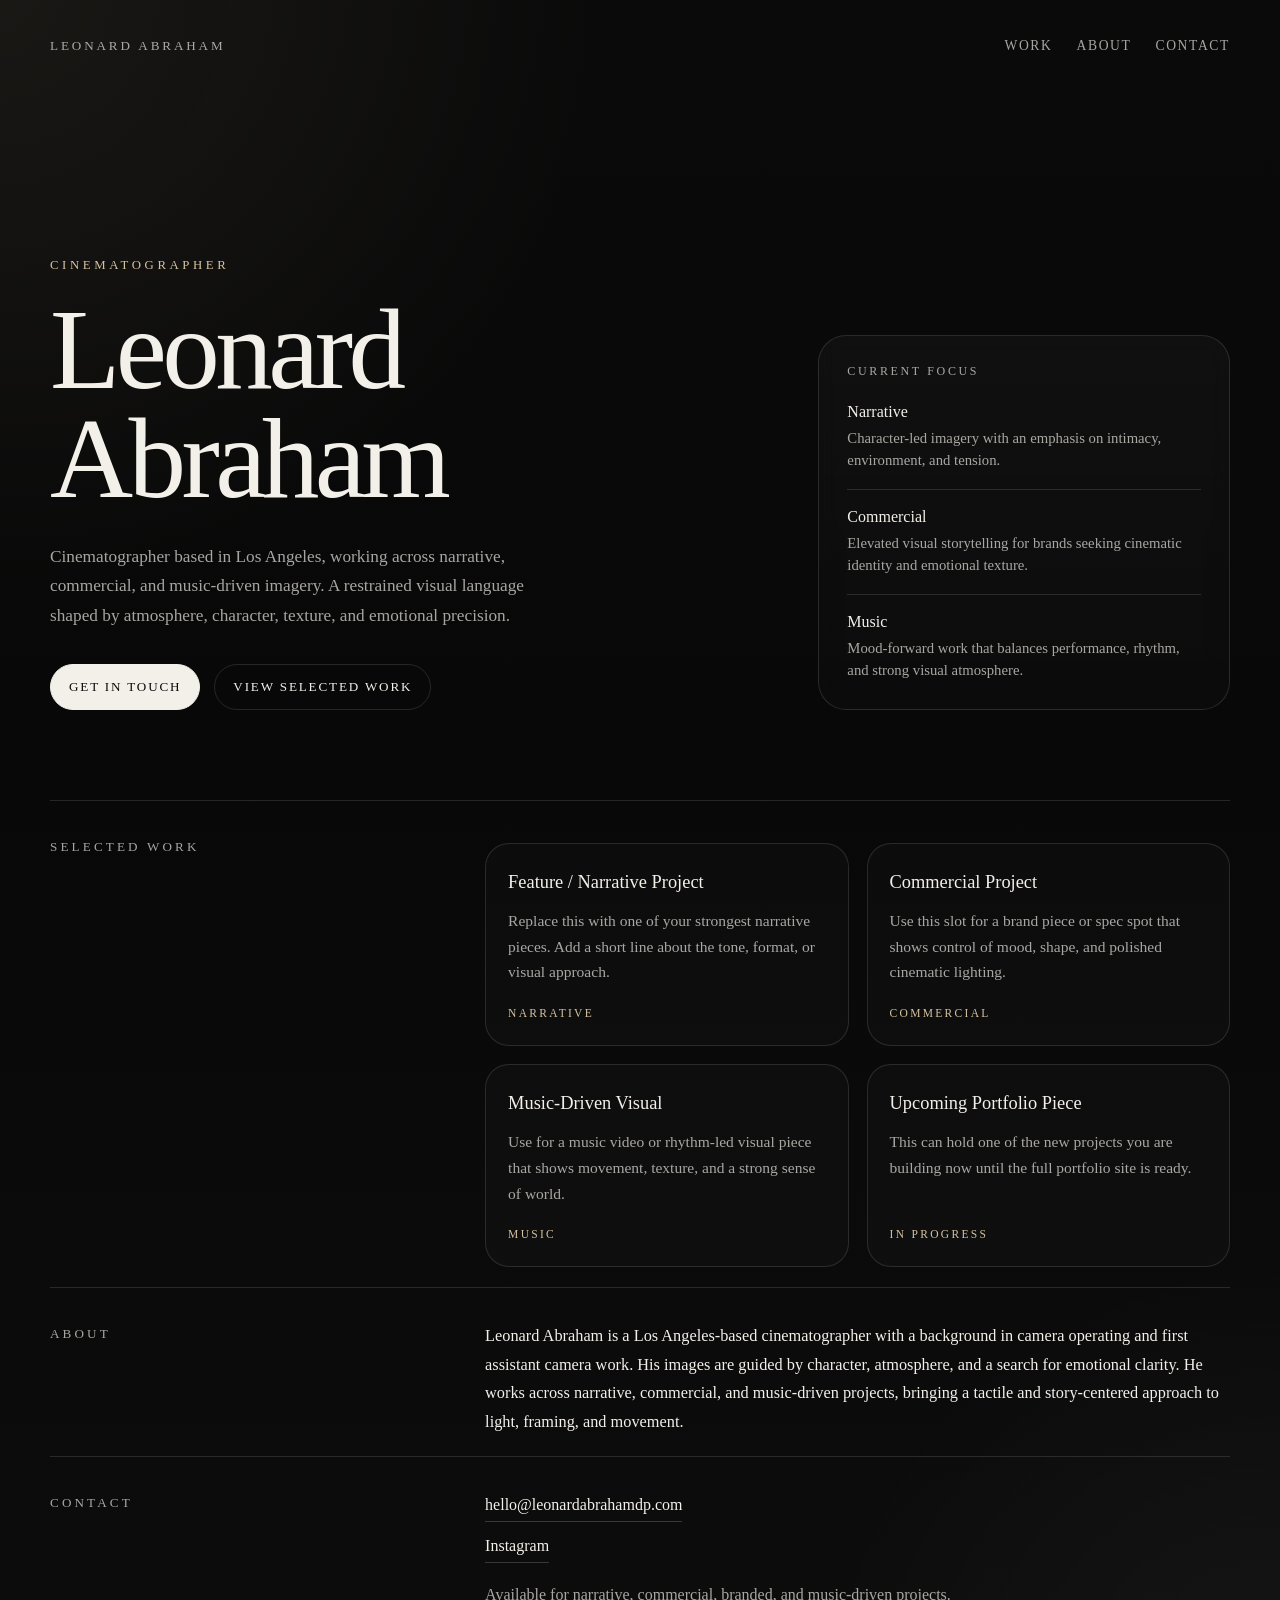
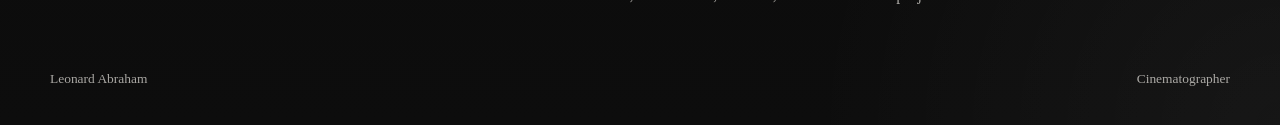
<file: index.htm>
<!DOCTYPE html>
<html lang="en">
<head>
  <meta charset="UTF-8" />
  <meta name="viewport" content="width=device-width, initial-scale=1.0" />
  <title>Leonard Abraham | Cinematographer</title>
  <meta name="description" content="Leonard Abraham is a cinematographer based in Los Angeles, working across narrative, commercial, and music-driven imagery." />
  <style>
    :root {
      --bg: #0a0a0a;
      --bg-soft: #121212;
      --line: rgba(255,255,255,0.12);
      --text: #f3f0ea;
      --muted: rgba(243,240,234,0.68);
      --accent: #d6c2a0;
      --max: 1180px;
    }

    * { box-sizing: border-box; }

    html, body {
      margin: 0;
      padding: 0;
      background: var(--bg);
      color: var(--text);
      font-family: Georgia, "Times New Roman", serif;
      -webkit-font-smoothing: antialiased;
      text-rendering: optimizeLegibility;
      scroll-behavior: smooth;
    }

    body {
      min-height: 100vh;
      background:
        radial-gradient(circle at top left, rgba(214,194,160,0.08), transparent 28%),
        radial-gradient(circle at bottom right, rgba(255,255,255,0.04), transparent 22%),
        linear-gradient(180deg, #0a0a0a 0%, #080808 45%, #0d0d0d 100%);
    }

    a {
      color: inherit;
      text-decoration: none;
    }

    .frame {
      width: 100%;
      min-height: 100vh;
      display: flex;
      flex-direction: column;
      padding: 28px;
    }

    .site-header,
    .site-footer,
    .hero,
    .section {
      width: 100%;
      max-width: var(--max);
      margin: 0 auto;
    }

    .site-header {
      display: flex;
      justify-content: space-between;
      align-items: center;
      padding: 10px 0 36px;
    }

    .mark {
      font-size: 0.82rem;
      letter-spacing: 0.22em;
      text-transform: uppercase;
      color: var(--muted);
    }

    .nav {
      display: flex;
      gap: 24px;
      align-items: center;
      font-size: 0.85rem;
      letter-spacing: 0.12em;
      text-transform: uppercase;
      color: var(--muted);
    }

    .nav a:hover,
    .contact-link:hover,
    .button:hover {
      color: var(--accent);
    }

    .hero {
      flex: 1;
      display: grid;
      grid-template-columns: 1.4fr 0.8fr;
      gap: 48px;
      align-items: end;
      min-height: calc(100vh - 190px);
      padding: 6vh 0 10vh;
    }

    .eyebrow {
      font-size: 0.8rem;
      letter-spacing: 0.28em;
      text-transform: uppercase;
      color: var(--accent);
      margin-bottom: 22px;
    }

    h1 {
      margin: 0;
      font-size: clamp(3.4rem, 9vw, 7.8rem);
      line-height: 0.95;
      font-weight: 400;
      letter-spacing: -0.04em;
      max-width: 8ch;
    }

    .hero-copy {
      margin-top: 28px;
      max-width: 520px;
      font-size: 1.08rem;
      line-height: 1.7;
      color: var(--muted);
    }

    .hero-actions {
      display: flex;
      gap: 14px;
      margin-top: 34px;
      flex-wrap: wrap;
    }

    .button {
      border: 1px solid var(--line);
      padding: 14px 18px;
      border-radius: 999px;
      font-size: 0.82rem;
      letter-spacing: 0.14em;
      text-transform: uppercase;
      transition: 0.25s ease;
    }

    .button.primary {
      background: var(--text);
      color: #0a0a0a;
      border-color: var(--text);
    }

    .button.primary:hover {
      background: var(--accent);
      border-color: var(--accent);
      color: #0a0a0a;
    }

    .hero-panel {
      border: 1px solid var(--line);
      border-radius: 28px;
      padding: 28px;
      background: linear-gradient(180deg, rgba(255,255,255,0.03), rgba(255,255,255,0.015));
      backdrop-filter: blur(10px);
    }

    .panel-label {
      font-size: 0.75rem;
      letter-spacing: 0.22em;
      text-transform: uppercase;
      color: var(--muted);
      margin-bottom: 24px;
    }

    .panel-list {
      display: grid;
      gap: 18px;
    }

    .panel-item {
      padding-bottom: 18px;
      border-bottom: 1px solid var(--line);
    }

    .panel-item:last-child {
      padding-bottom: 0;
      border-bottom: 0;
    }

    .panel-title {
      font-size: 1rem;
      margin-bottom: 6px;
    }

    .panel-meta {
      color: var(--muted);
      font-size: 0.92rem;
      line-height: 1.5;
    }

    .section {
      padding: 34px 0 20px;
      border-top: 1px solid var(--line);
      display: grid;
      grid-template-columns: 0.7fr 1.3fr;
      gap: 34px;
    }

    .section-title {
      font-size: 0.82rem;
      letter-spacing: 0.24em;
      text-transform: uppercase;
      color: var(--muted);
      padding-top: 4px;
    }

    .section-content {
      font-size: 1.02rem;
      line-height: 1.75;
      color: var(--text);
      max-width: 760px;
    }

    .work-grid {
      display: grid;
      grid-template-columns: repeat(2, minmax(0, 1fr));
      gap: 18px;
      margin-top: 8px;
    }

    .work-card {
      border: 1px solid var(--line);
      border-radius: 24px;
      padding: 22px;
      background: rgba(255,255,255,0.02);
      min-height: 180px;
      display: flex;
      flex-direction: column;
      justify-content: space-between;
    }

    .work-card h3 {
      margin: 0 0 10px;
      font-weight: 400;
      font-size: 1.15rem;
    }

    .work-card p {
      margin: 0;
      color: var(--muted);
      line-height: 1.65;
      font-size: 0.97rem;
    }

    .work-type {
      margin-top: 18px;
      font-size: 0.72rem;
      letter-spacing: 0.2em;
      text-transform: uppercase;
      color: var(--accent);
    }

    .contact-block {
      display: grid;
      gap: 10px;
      font-size: 1rem;
    }

    .contact-link {
      color: var(--text);
      width: fit-content;
      border-bottom: 1px solid rgba(255,255,255,0.18);
      padding-bottom: 2px;
    }

    .site-footer {
      padding: 42px 0 10px;
      color: var(--muted);
      font-size: 0.84rem;
      display: flex;
      justify-content: space-between;
      gap: 20px;
    }

    @media (max-width: 900px) {
      .hero,
      .section {
        grid-template-columns: 1fr;
      }

      .hero {
        min-height: auto;
        padding-top: 32px;
      }

      .work-grid {
        grid-template-columns: 1fr;
      }

      .site-header,
      .site-footer {
        flex-direction: column;
        align-items: flex-start;
      }
    }

    @media (max-width: 640px) {
      .frame {
        padding: 18px;
      }

      h1 {
        font-size: clamp(2.8rem, 16vw, 4.6rem);
      }

      .hero-copy,
      .section-content {
        font-size: 0.98rem;
      }

      .nav {
        gap: 16px;
        flex-wrap: wrap;
      }
    }
  </style>
</head>
<body>
  <div class="frame">
    <header class="site-header">
      <div class="mark">Leonard Abraham</div>
      <nav class="nav">
        <a href="#work">Work</a>
        <a href="#about">About</a>
        <a href="#contact">Contact</a>
      </nav>
    </header>

    <main class="hero">
      <div>
        <div class="eyebrow">Cinematographer</div>
        <h1>Leonard Abraham</h1>
        <p class="hero-copy">
          Cinematographer based in Los Angeles, working across narrative, commercial, and music-driven imagery. A restrained visual language shaped by atmosphere, character, texture, and emotional precision.
        </p>
        <div class="hero-actions">
          <a class="button primary" href="mailto:hello@leonardabrahamdp.com">Get in Touch</a>
          <a class="button" href="#work">View Selected Work</a>
        </div>
      </div>

      <aside class="hero-panel">
        <div class="panel-label">Current Focus</div>
        <div class="panel-list">
          <div class="panel-item">
            <div class="panel-title">Narrative</div>
            <div class="panel-meta">Character-led imagery with an emphasis on intimacy, environment, and tension.</div>
          </div>
          <div class="panel-item">
            <div class="panel-title">Commercial</div>
            <div class="panel-meta">Elevated visual storytelling for brands seeking cinematic identity and emotional texture.</div>
          </div>
          <div class="panel-item">
            <div class="panel-title">Music</div>
            <div class="panel-meta">Mood-forward work that balances performance, rhythm, and strong visual atmosphere.</div>
          </div>
        </div>
      </aside>
    </main>

    <section class="section" id="work">
      <div class="section-title">Selected Work</div>
      <div class="section-content">
        <div class="work-grid">
          <article class="work-card">
            <div>
              <h3>Feature / Narrative Project</h3>
              <p>Replace this with one of your strongest narrative pieces. Add a short line about the tone, format, or visual approach.</p>
            </div>
            <div class="work-type">Narrative</div>
          </article>

          <article class="work-card">
            <div>
              <h3>Commercial Project</h3>
              <p>Use this slot for a brand piece or spec spot that shows control of mood, shape, and polished cinematic lighting.</p>
            </div>
            <div class="work-type">Commercial</div>
          </article>

          <article class="work-card">
            <div>
              <h3>Music-Driven Visual</h3>
              <p>Use for a music video or rhythm-led visual piece that shows movement, texture, and a strong sense of world.</p>
            </div>
            <div class="work-type">Music</div>
          </article>

          <article class="work-card">
            <div>
              <h3>Upcoming Portfolio Piece</h3>
              <p>This can hold one of the new projects you are building now until the full portfolio site is ready.</p>
            </div>
            <div class="work-type">In Progress</div>
          </article>
        </div>
      </div>
    </section>

    <section class="section" id="about">
      <div class="section-title">About</div>
      <div class="section-content">
        Leonard Abraham is a Los Angeles-based cinematographer with a background in camera operating and first assistant camera work. His images are guided by character, atmosphere, and a search for emotional clarity. He works across narrative, commercial, and music-driven projects, bringing a tactile and story-centered approach to light, framing, and movement.
      </div>
    </section>

    <section class="section" id="contact">
      <div class="section-title">Contact</div>
      <div class="section-content">
        <div class="contact-block">
          <a class="contact-link" href="mailto:hello@leonardabrahamdp.com">hello@leonardabrahamdp.com</a>
          <a class="contact-link" href="https://www.instagram.com/" target="_blank" rel="noopener noreferrer">Instagram</a>
          <div style="color: var(--muted); margin-top: 8px;">Available for narrative, commercial, branded, and music-driven projects.</div>
        </div>
      </div>
    </section>

    <footer class="site-footer">
      <div>Leonard Abraham</div>
      <div>Cinematographer</div>
    </footer>
  </div>
</body>
</html>
</file>
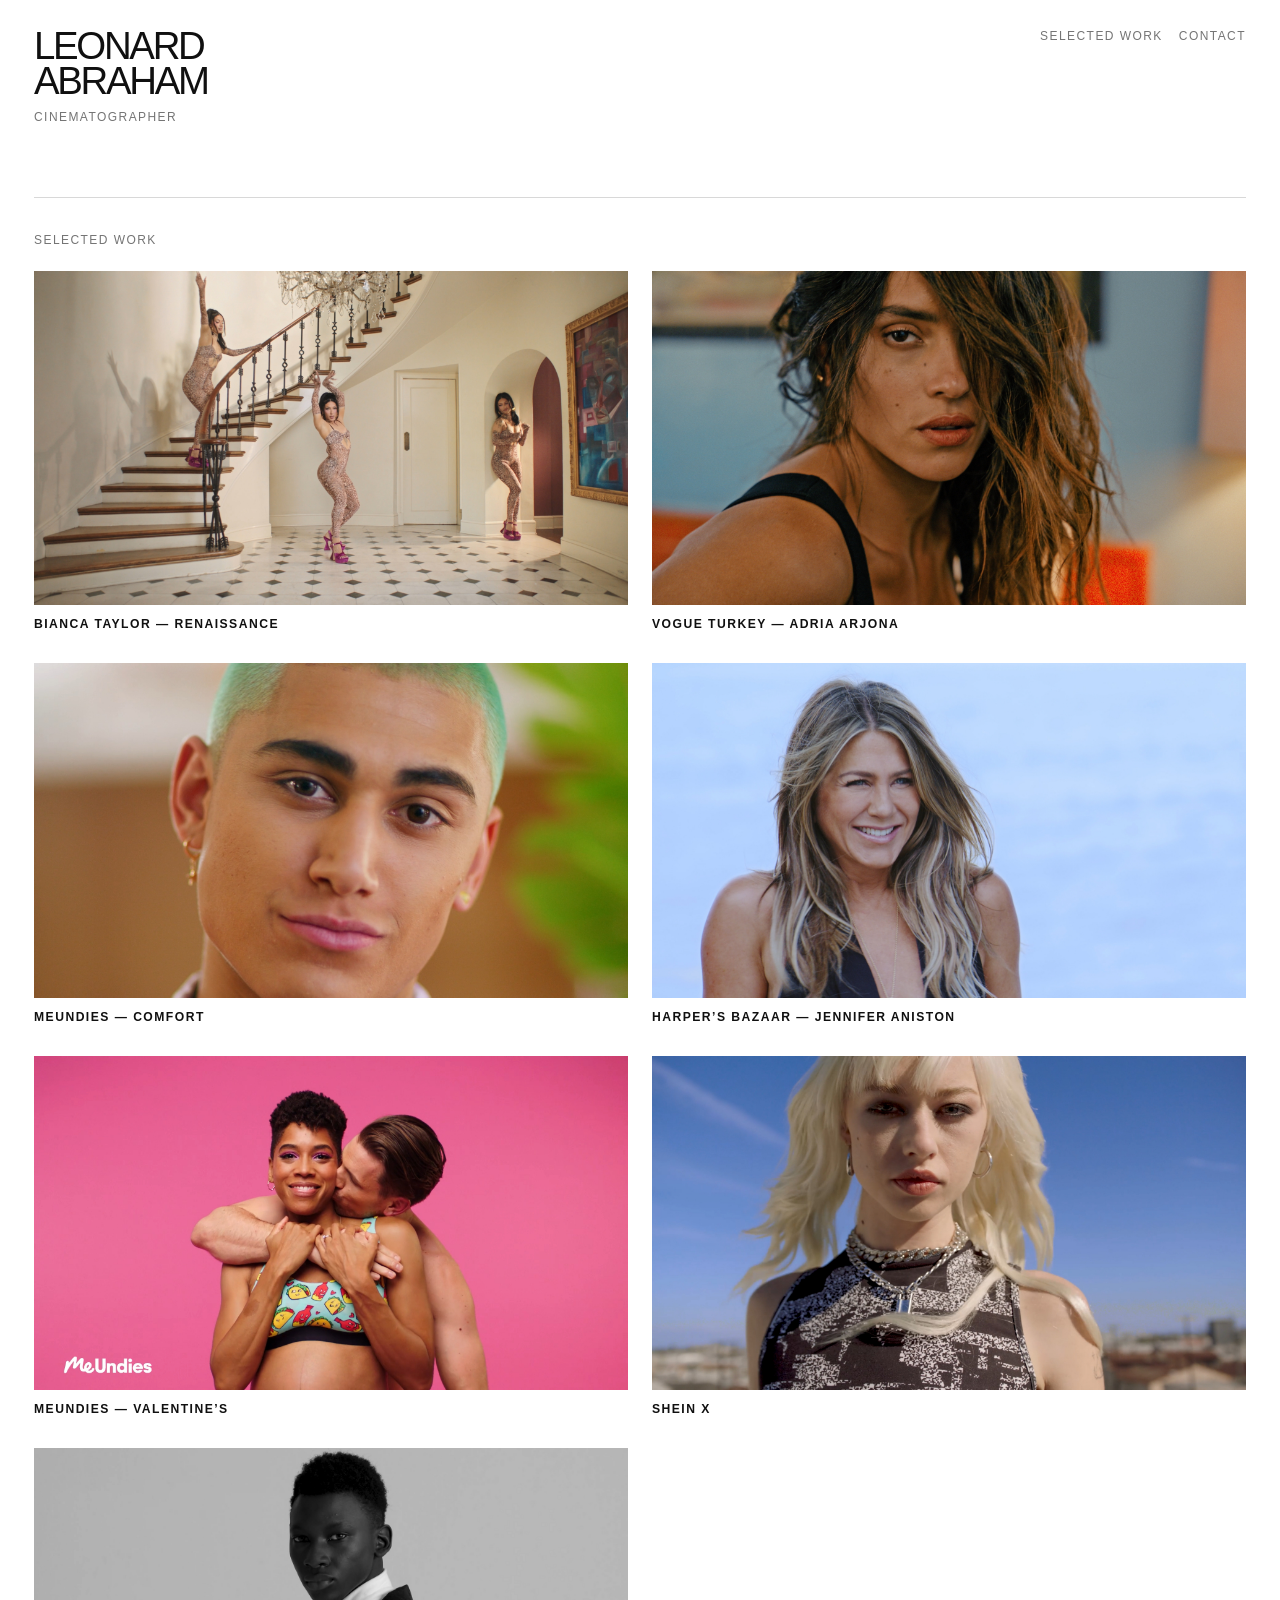
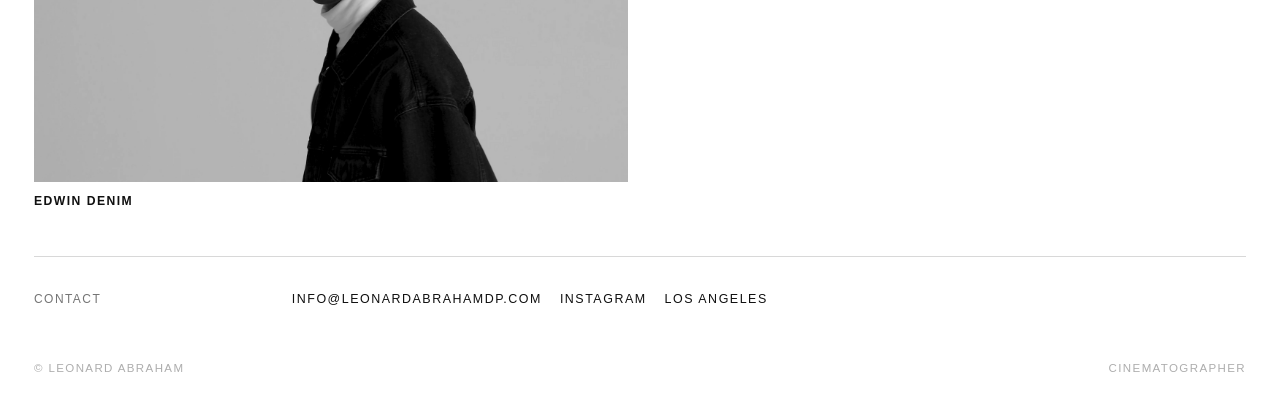
<file: index.html>
<!doctype html>
<html lang="en">
<head>
  <!-- Google tag (gtag.js) -->
  <script async src="https://www.googletagmanager.com/gtag/js?id=G-39TYRKPY6B"></script>
  <script>
    window.dataLayer = window.dataLayer || [];
    function gtag(){dataLayer.push(arguments);}
    gtag('js', new Date());
    gtag('config', 'G-39TYRKPY6B');
  </script>

  <meta charset="UTF-8">
  <meta name="viewport" content="width=device-width, initial-scale=1.0">
  <title>Leonard Abraham | Cinematographer</title>
  <meta name="description" content="Leonard Abraham is a cinematographer.">
  <link rel="stylesheet" href="style.css?v=covers5">
</head>
<body>
  <div class="site">
    <header class="header" id="top">
      <div class="identity">
        <a class="name" href="#top">Leonard<br>Abraham</a>
        <div class="title">Cinematographer</div>
      </div>
      <nav class="nav">
        <a href="#selected-work">Selected Work</a>
        <a href="#contact">Contact</a>
      </nav>
    </header>

    <main>
      <section class="work-section" id="selected-work">
        <div class="section-heading">
          <div class="section-label">Selected Work</div>
        </div>

        <div class="project-grid">
          <a class="project-card" href="film-07.html" id="film-07">
            <div class="project-cover"><img src="bianca-taylor-renaissance-cover.jpg" alt="Bianca Taylor — Renaissance cover"></div>
            <div class="project-meta"><span class="project-title">Bianca Taylor — Renaissance</span></div>
          </a>

          <a class="project-card" href="film-05.html" id="film-05">
            <div class="project-cover"><img src="vogue-turkey-cover.jpg" alt="Vogue Turkey — Adria Arjona cover"></div>
            <div class="project-meta"><span class="project-title">Vogue Turkey — Adria Arjona</span></div>
          </a>

          <a class="project-card" href="film-01.html" id="film-01">
            <div class="project-cover"><img src="cover-commercial-01.jpg" alt="Meundies — Comfort cover"></div>
            <div class="project-meta"><span class="project-title">Meundies — Comfort</span></div>
          </a>

          <a class="project-card" href="film-02.html" id="film-02">
            <div class="project-cover"><img src="cover-commercial-02.jpg" alt="Harper’s Bazaar — Jennifer Aniston cover"></div>
            <div class="project-meta"><span class="project-title">Harper’s Bazaar — Jennifer Aniston</span></div>
          </a>

          <a class="project-card" href="film-03.html" id="film-03">
            <div class="project-cover"><img src="cover-commercial-03.jpg" alt="Meundies — Valentine’s cover"></div>
            <div class="project-meta"><span class="project-title">Meundies — Valentine’s</span></div>
          </a>

          <a class="project-card" href="film-04.html" id="film-04">
            <div class="project-cover"><img src="cover-commercial-04.jpg" alt="SHEIN X cover"></div>
            <div class="project-meta"><span class="project-title">SHEIN X</span></div>
          </a>

          <a class="project-card" href="film-06.html" id="film-06">
            <div class="project-cover"><img src="edwin-denim-cover.jpg" alt="Edwin Denim cover"></div>
            <div class="project-meta"><span class="project-title">Edwin Denim</span></div>
          </a>
        </div>
      </section>

      <section class="contact" id="contact">
        <div class="section-label">Contact</div>
        <div class="contact-links">
          <a href="mailto:info@leonardabrahamdp.com">info@leonardabrahamdp.com</a>
          <a href="https://www.instagram.com/leonard_abraham/">Instagram</a>
          <span>Los Angeles</span>
        </div>
      </section>
    </main>

    <footer class="footer">
      <span>© Leonard Abraham</span>
      <span>Cinematographer</span>
    </footer>
  </div>
</body>
</html>
</file>
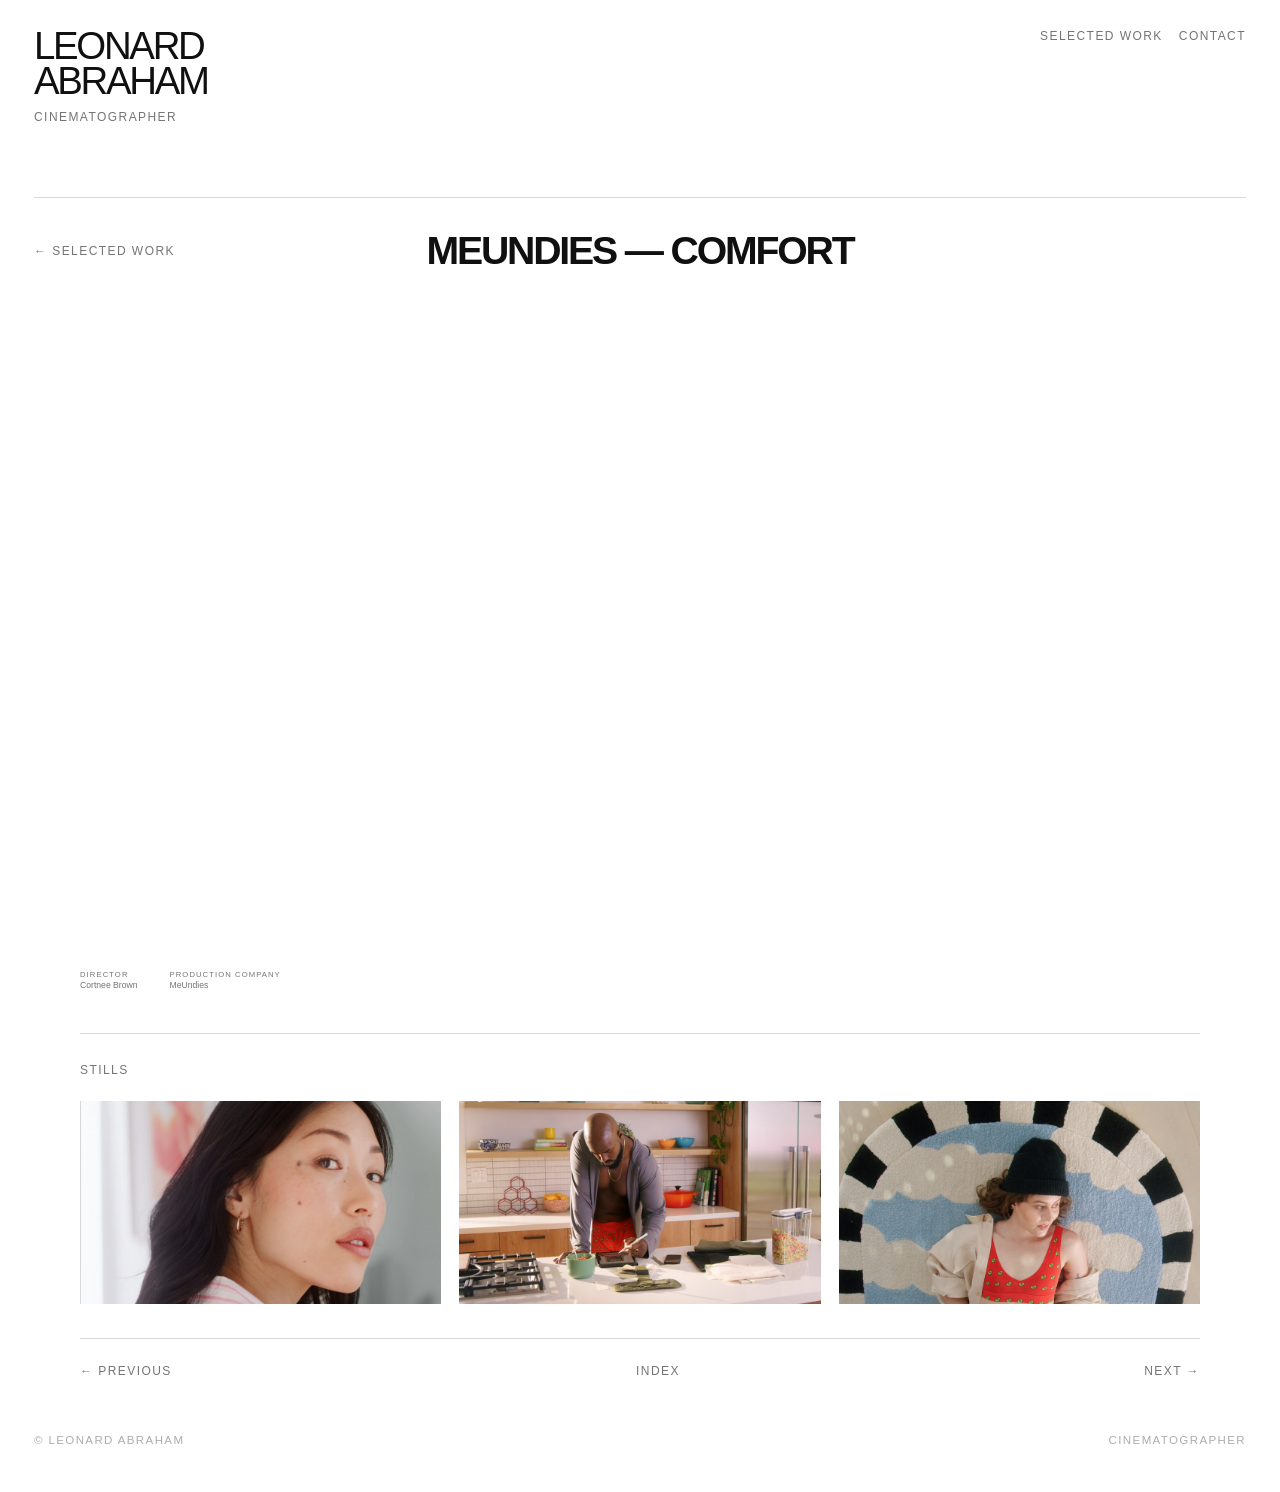
<file: film-01.html>
<!DOCTYPE html><html lang="en"><head>
  <!-- Google tag (gtag.js) -->
  <script async src="https://www.googletagmanager.com/gtag/js?id=G-39TYRKPY6B"></script>
  <script>
    window.dataLayer = window.dataLayer || [];
    function gtag(){dataLayer.push(arguments);}
    gtag('js', new Date());
    gtag('config', 'G-39TYRKPY6B');
  </script>
<meta charset="UTF-8"/><meta name="viewport" content="width=device-width, initial-scale=1.0"/><title>Meundies — Comfort | Leonard Abraham</title><link rel="stylesheet" href="style.css?v=stills-centered1"/><style>.project-credits{display:flex;gap:32px;width:min(100%,1120px);margin:0 auto 42px}.credit-label{margin-bottom:1px;color:var(--muted);font-size:.48rem;letter-spacing:.14em;text-transform:uppercase}.credit-value{color:var(--muted);font-size:.54rem;font-weight:400;line-height:1.15}</style></head><body><div class="site"><header class="header" id="top"><div class="identity"><a class="name" href="index.html">Leonard<br/>Abraham</a><div class="title">Cinematographer</div></div><nav class="nav"><a href="index.html#selected-work">Selected Work</a><a href="index.html#contact">Contact</a></nav></header><main class="project-page"><section class="project-head"><div><a class="back-link" href="index.html#selected-work">← Selected Work</a></div><div><h1 class="project-name">Meundies — Comfort</h1></div></section><section class="project-player"><div class="video"><iframe src="https://player.vimeo.com/video/589858641?title=0&amp;byline=0&amp;portrait=0" title="Meundies — Comfort" allow="autoplay; fullscreen; picture-in-picture" allowfullscreen></iframe></div></section><section class="project-credits" aria-label="Project credits"><div class="credit-item"><div class="credit-label">Director</div><div class="credit-value">Cortnee Brown</div></div><div class="credit-item"><div class="credit-label">Production Company</div><div class="credit-value">MeUndies</div></div></section><section class="stills-section"><div class="section-heading"><div class="section-label">Stills</div></div><div class="stills-grid"><img src="valentines-still-02.jpg" alt="Meundies Comfort still 02" loading="lazy"/><img src="valentines-still-01.jpg" alt="Meundies Comfort still 01" loading="lazy"/><img src="valentines-still-03.jpg" alt="Meundies Comfort still 03" loading="lazy"/></div></section><nav class="project-nav"><a class="back-link" href="film-04.html">← Previous</a><a class="back-link" href="index.html#selected-work">Index</a><a class="back-link" href="film-02.html">Next →</a></nav></main><footer class="footer"><span>© Leonard Abraham</span><span>Cinematographer</span></footer></div></body></html>
</file>
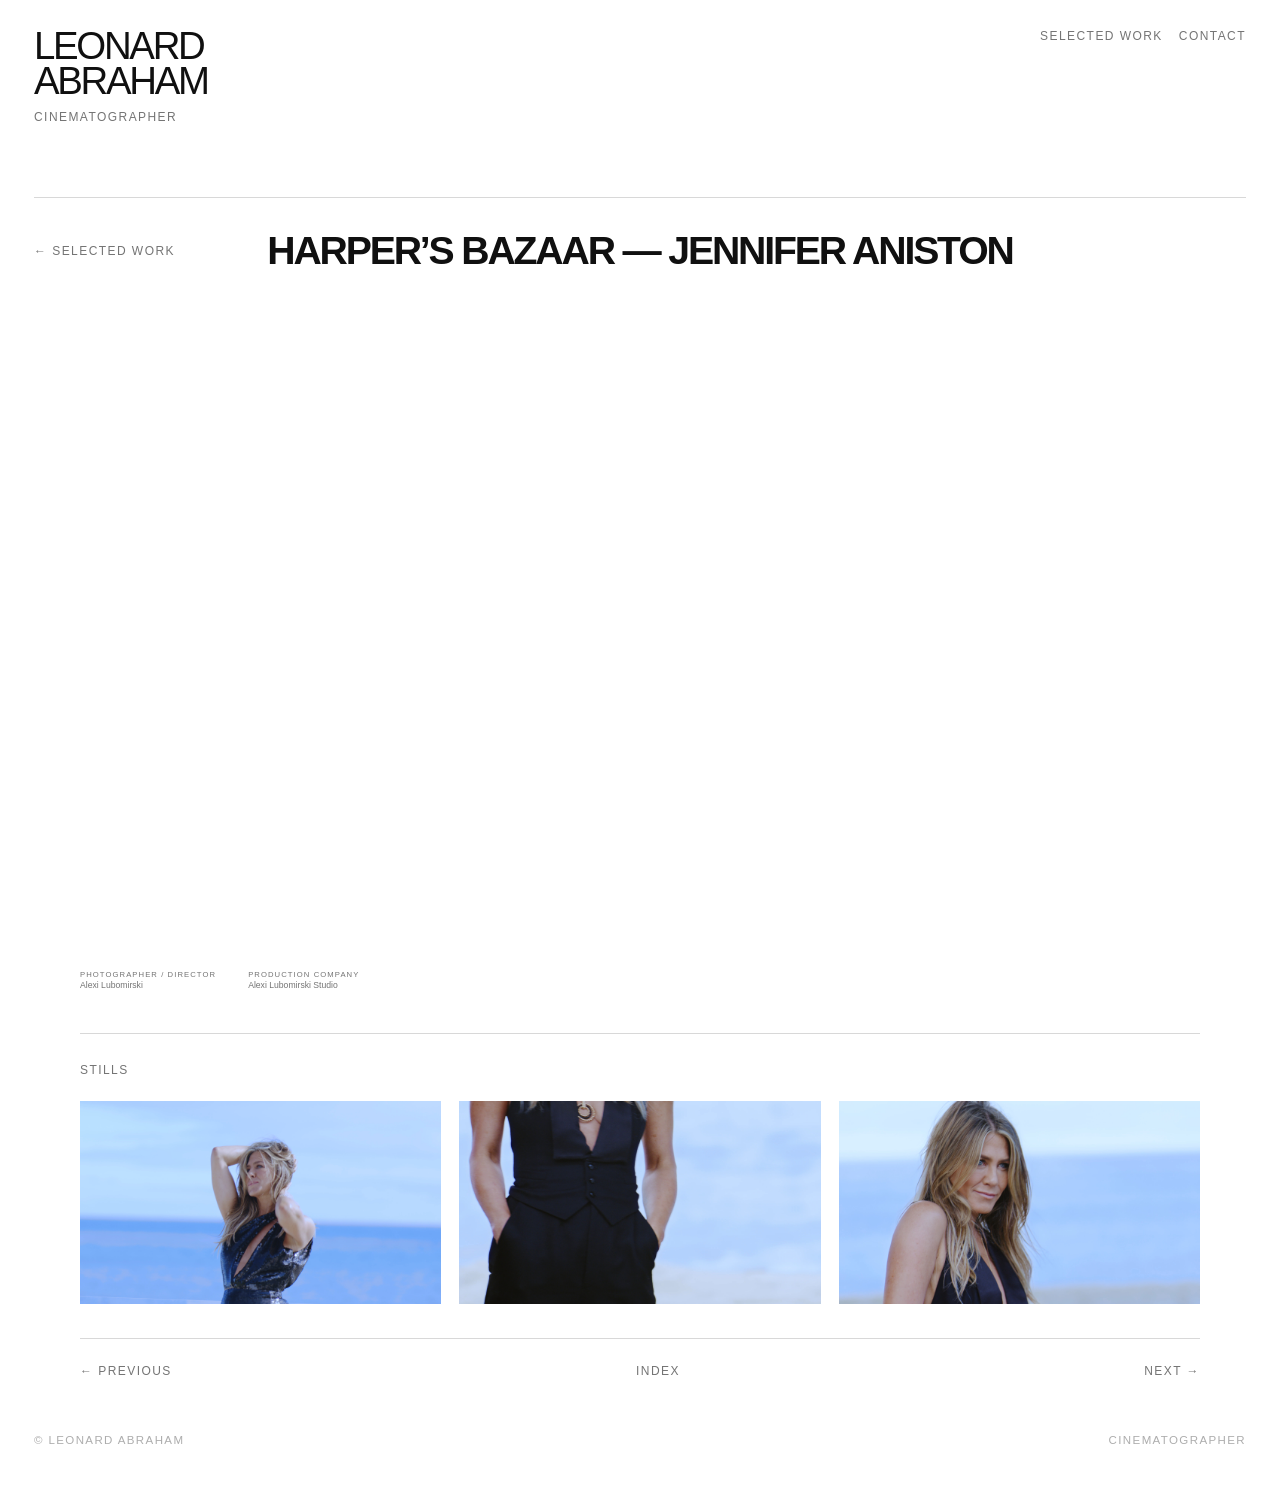
<file: film-02.html>
<!doctype html><html lang="en"><head>
  <!-- Google tag (gtag.js) -->
  <script async src="https://www.googletagmanager.com/gtag/js?id=G-39TYRKPY6B"></script>
  <script>
    window.dataLayer = window.dataLayer || [];
    function gtag(){dataLayer.push(arguments);}
    gtag('js', new Date());
    gtag('config', 'G-39TYRKPY6B');
  </script>
<meta charset="UTF-8"><meta name="viewport" content="width=device-width, initial-scale=1.0"><title>Harper&rsquo;s Bazaar &mdash; Jennifer Aniston | Leonard Abraham</title><link rel="stylesheet" href="style.css?v=stills-centered1"><style>.project-credits{display:flex;gap:32px;width:min(100%,1120px);margin:0 auto 42px}.credit-label{margin-bottom:1px;color:var(--muted);font-size:.48rem;letter-spacing:.14em;text-transform:uppercase}.credit-value{color:var(--muted);font-size:.54rem;font-weight:400;line-height:1.15}</style></head><body><div class="site"><header class="header" id="top"><div class="identity"><a class="name" href="index.html">Leonard<br>Abraham</a><div class="title">Cinematographer</div></div><nav class="nav"><a href="index.html#selected-work">Selected Work</a><a href="index.html#contact">Contact</a></nav></header><main class="project-page"><section class="project-head"><div><a class="back-link" href="index.html#selected-work">← Selected Work</a></div><div><h1 class="project-name">Harper&rsquo;s Bazaar &mdash; Jennifer Aniston</h1></div></section><section class="project-player"><div class="video"><iframe src="https://player.vimeo.com/video/491686569?title=0&amp;byline=0&amp;portrait=0" title="Harper's Bazaar — Jennifer Aniston" allow="autoplay; fullscreen; picture-in-picture" allowfullscreen></iframe></div></section><section class="project-credits" aria-label="Project credits"><div class="credit-item"><div class="credit-label">Photographer / Director</div><div class="credit-value">Alexi Lubomirski</div></div><div class="credit-item"><div class="credit-label">Production Company</div><div class="credit-value">Alexi Lubomirski Studio</div></div></section><section class="stills-section"><div class="section-heading"><div class="section-label">Stills</div></div><div class="stills-grid"><img src="harpers-bazaar-still-01.jpg" alt="Harper's Bazaar still 01" loading="lazy"><img src="harpers-bazaar-still-02.jpg" alt="Harper's Bazaar still 02" loading="lazy"><img src="harpers-bazaar-still-03.jpg" alt="Harper's Bazaar still 03" loading="lazy"></div></section><nav class="project-nav"><a class="back-link" href="film-01.html">← Previous</a><a class="back-link" href="index.html#selected-work">Index</a><a class="back-link" href="film-03.html">Next →</a></nav></main><footer class="footer"><span>© Leonard Abraham</span><span>Cinematographer</span></footer></div></body></html>
</file>
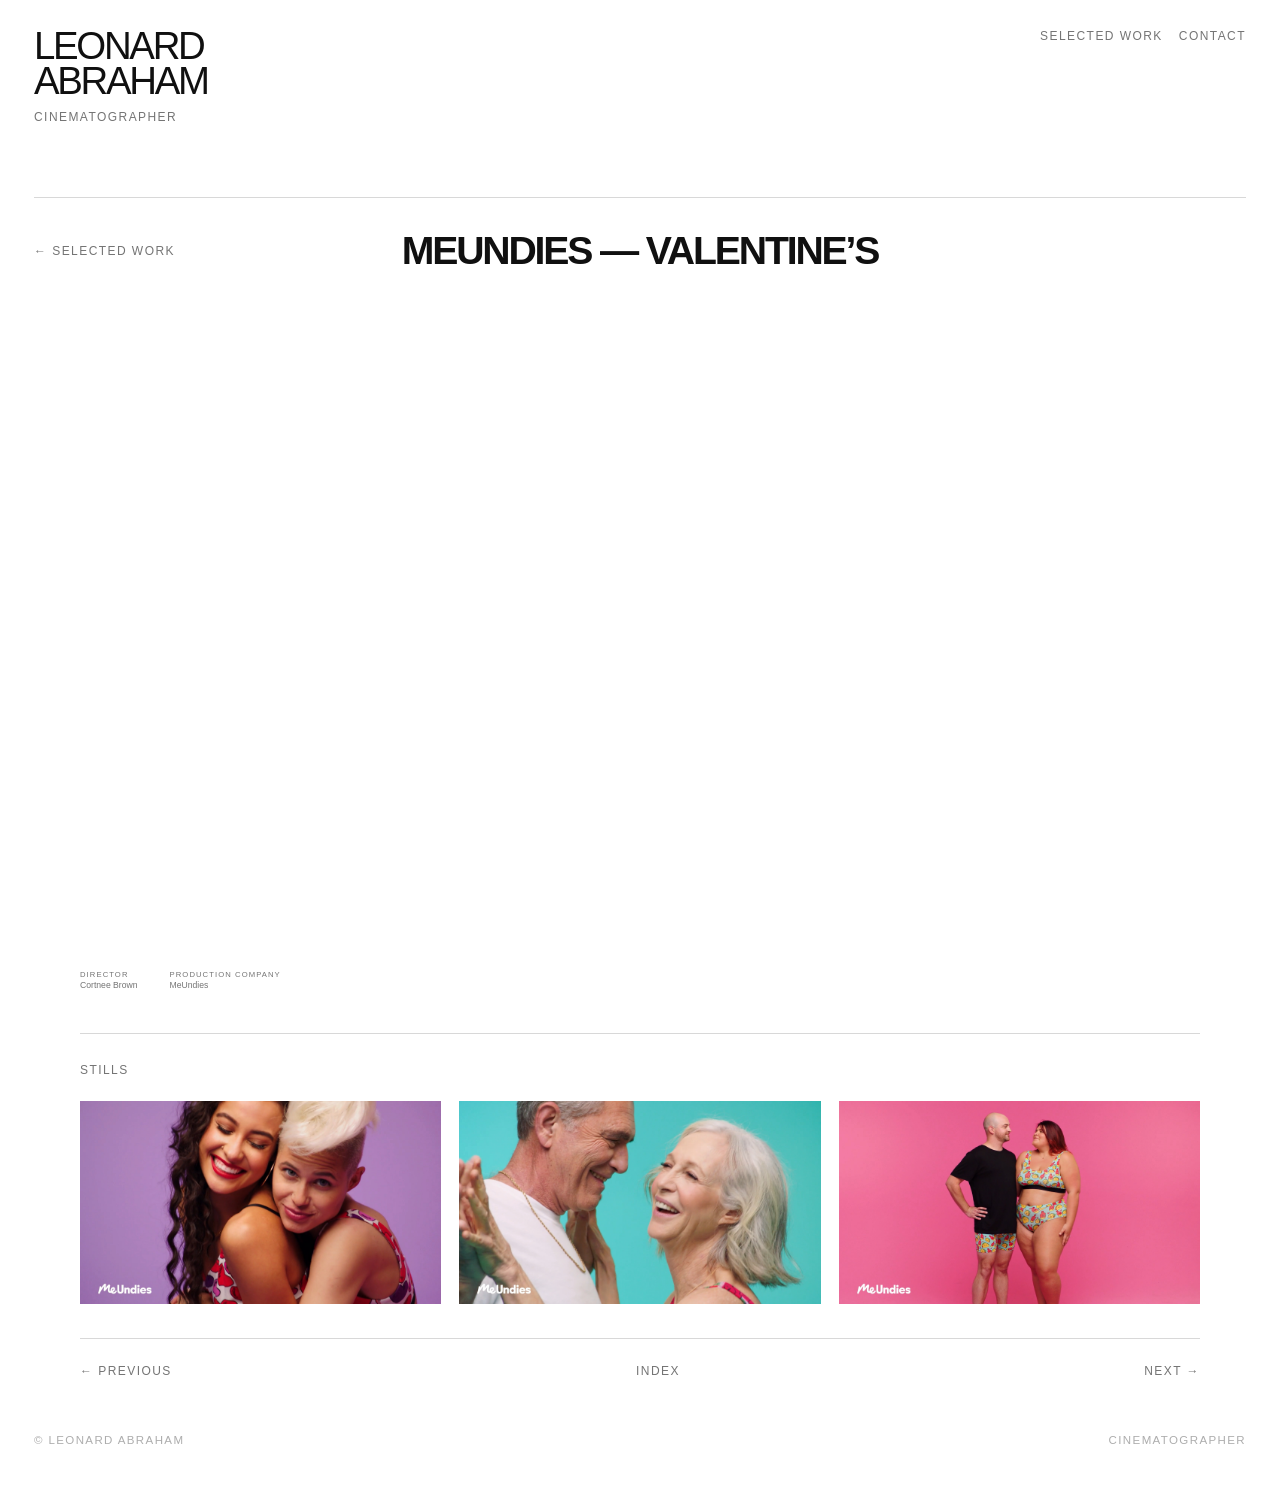
<file: film-03.html>
<!doctype html><html lang="en"><head>
  <!-- Google tag (gtag.js) -->
  <script async src="https://www.googletagmanager.com/gtag/js?id=G-39TYRKPY6B"></script>
  <script>
    window.dataLayer = window.dataLayer || [];
    function gtag(){dataLayer.push(arguments);}
    gtag('js', new Date());
    gtag('config', 'G-39TYRKPY6B');
  </script>
<meta charset="UTF-8"><meta name="viewport" content="width=device-width, initial-scale=1.0"><title>Meundies — Valentine’s | Leonard Abraham</title><link rel="stylesheet" href="style.css?v=stills-centered1"><style>.project-credits{display:flex;gap:32px;width:min(100%,1120px);margin:0 auto 42px}.credit-label{margin-bottom:1px;color:var(--muted);font-size:.48rem;letter-spacing:.14em;text-transform:uppercase}.credit-value{color:var(--muted);font-size:.54rem;font-weight:400;line-height:1.15}</style></head><body><div class="site"><header class="header" id="top"><div class="identity"><a class="name" href="index.html">Leonard<br>Abraham</a><div class="title">Cinematographer</div></div><nav class="nav"><a href="index.html#selected-work">Selected Work</a><a href="index.html#contact">Contact</a></nav></header><main class="project-page"><section class="project-head"><div><a class="back-link" href="index.html#selected-work">← Selected Work</a></div><div><h1 class="project-name">Meundies — Valentine’s</h1></div></section><section class="project-player"><div class="video"><iframe src="https://player.vimeo.com/video/589855929?title=0&amp;byline=0&amp;portrait=0" title="Meundies — Valentine’s" allow="autoplay; fullscreen; picture-in-picture" allowfullscreen></iframe></div></section><section class="project-credits" aria-label="Project credits"><div class="credit-item"><div class="credit-label">Director</div><div class="credit-value">Cortnee Brown</div></div><div class="credit-item"><div class="credit-label">Production Company</div><div class="credit-value">MeUndies</div></div></section><section class="stills-section"><div class="section-heading"><div class="section-label">Stills</div></div><div class="stills-grid"><img src="comfort-still-01.jpg" alt="Meundies Valentine’s still 01" loading="lazy"><img src="comfort-still-02.jpg" alt="Meundies Valentine’s still 02" loading="lazy"><img src="comfort-still-03.jpg" alt="Meundies Valentine’s still 03" loading="lazy"></div></section><nav class="project-nav"><a class="back-link" href="film-02.html">← Previous</a><a class="back-link" href="index.html#selected-work">Index</a><a class="back-link" href="film-04.html">Next →</a></nav></main><footer class="footer"><span>© Leonard Abraham</span><span>Cinematographer</span></footer></div></body></html>
</file>
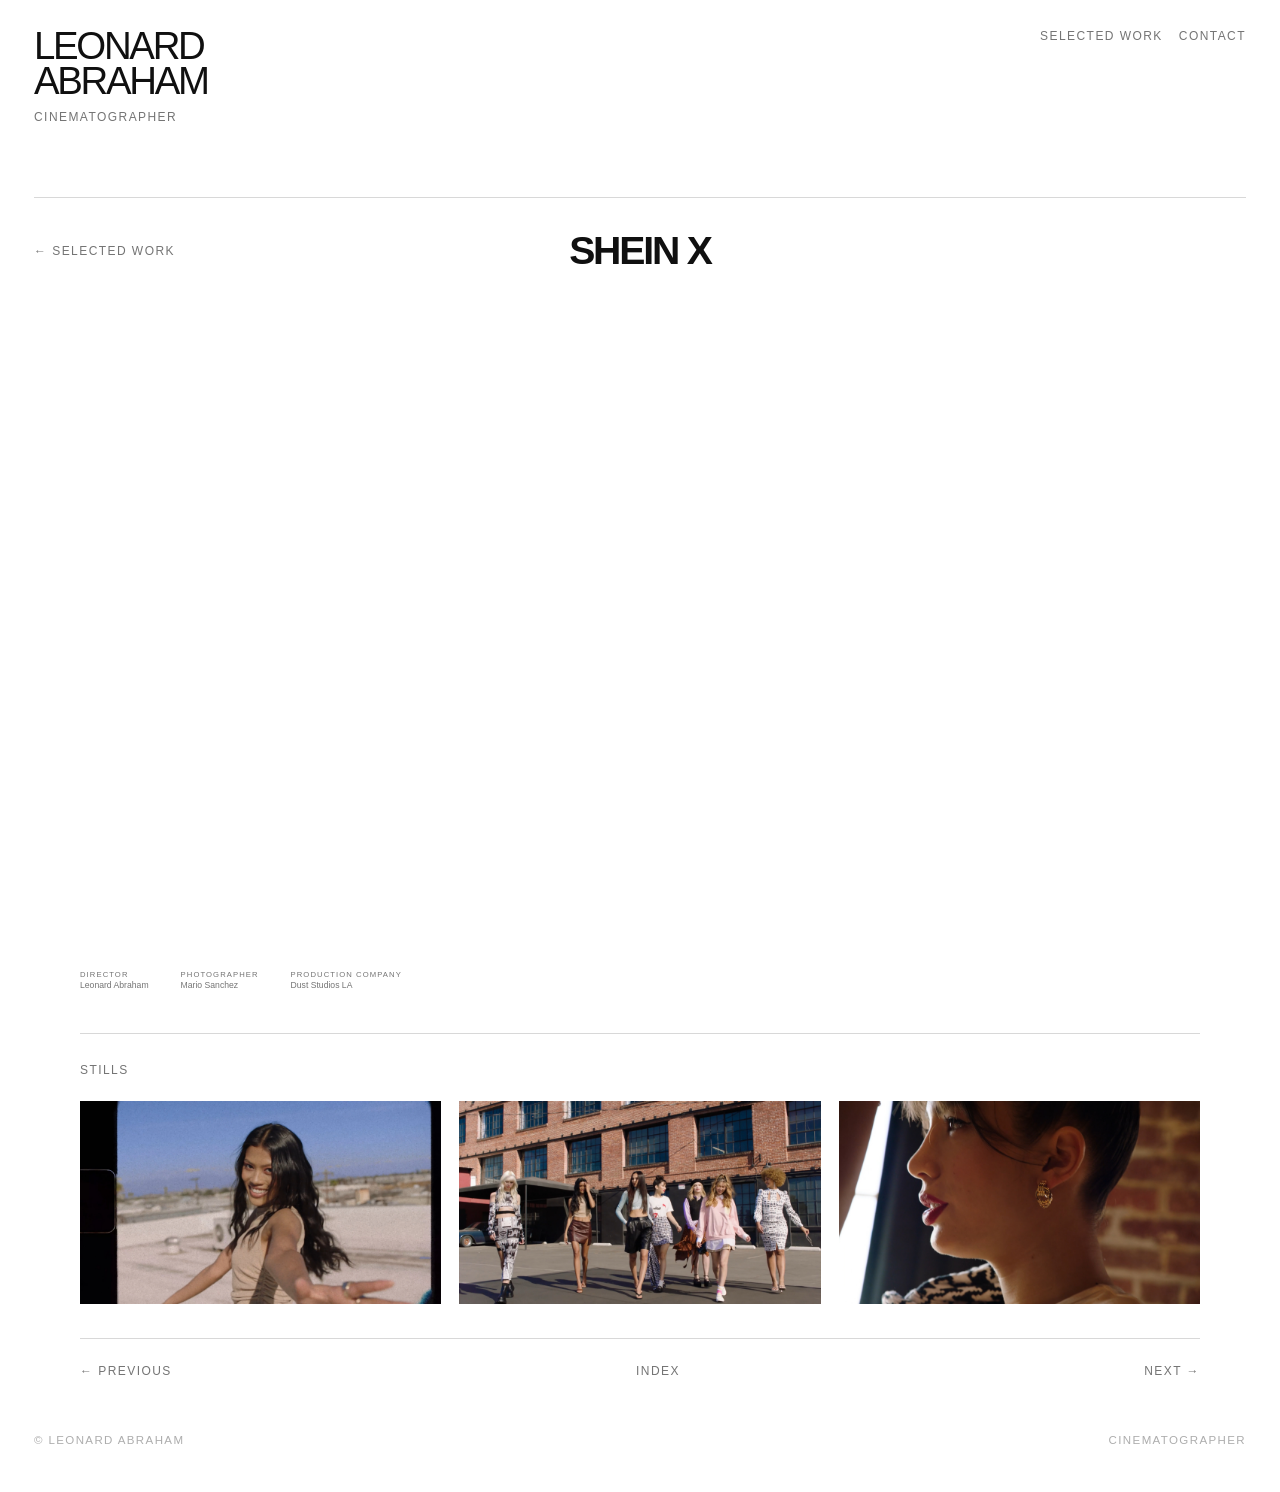
<file: film-04.html>
<!doctype html><html lang="en"><head>
  <!-- Google tag (gtag.js) -->
  <script async src="https://www.googletagmanager.com/gtag/js?id=G-39TYRKPY6B"></script>
  <script>
    window.dataLayer = window.dataLayer || [];
    function gtag(){dataLayer.push(arguments);}
    gtag('js', new Date());
    gtag('config', 'G-39TYRKPY6B');
  </script>
<meta charset="UTF-8"><meta name="viewport" content="width=device-width, initial-scale=1.0"><title>SHEIN X | Leonard Abraham</title><link rel="stylesheet" href="style.css?v=stills-centered1"><style>.project-credits{display:flex;gap:32px;width:min(100%,1120px);margin:0 auto 42px}.credit-label{margin-bottom:1px;color:var(--muted);font-size:.48rem;letter-spacing:.14em;text-transform:uppercase}.credit-value{color:var(--muted);font-size:.54rem;font-weight:400;line-height:1.15}</style></head><body><div class="site"><header class="header" id="top"><div class="identity"><a class="name" href="index.html">Leonard<br>Abraham</a><div class="title">Cinematographer</div></div><nav class="nav"><a href="index.html#selected-work">Selected Work</a><a href="index.html#contact">Contact</a></nav></header><main class="project-page"><section class="project-head"><div><a class="back-link" href="index.html#selected-work">← Selected Work</a></div><div><h1 class="project-name">SHEIN X</h1></div></section><section class="project-player"><div class="video"><iframe src="https://player.vimeo.com/video/589932128?title=0&amp;byline=0&amp;portrait=0" title="SHEIN X" allow="autoplay; fullscreen; picture-in-picture" allowfullscreen></iframe></div></section><section class="project-credits" aria-label="Project credits"><div class="credit-item"><div class="credit-label">Director</div><div class="credit-value">Leonard Abraham</div></div><div class="credit-item"><div class="credit-label">Photographer</div><div class="credit-value">Mario Sanchez</div></div><div class="credit-item"><div class="credit-label">Production Company</div><div class="credit-value">Dust Studios LA</div></div></section><section class="stills-section"><div class="section-heading"><div class="section-label">Stills</div></div><div class="stills-grid"><img src="shein-x-still-01.jpg" alt="SHEIN X still 01" loading="lazy"><img src="shein-x-still-02.jpg" alt="SHEIN X still 02" loading="lazy"><img src="shein-x-still-03.jpg" alt="SHEIN X still 03" loading="lazy"></div></section><nav class="project-nav"><a class="back-link" href="film-03.html">← Previous</a><a class="back-link" href="index.html#selected-work">Index</a><a class="back-link" href="film-06.html">Next →</a></nav></main><footer class="footer"><span>© Leonard Abraham</span><span>Cinematographer</span></footer></div></body></html>
</file>
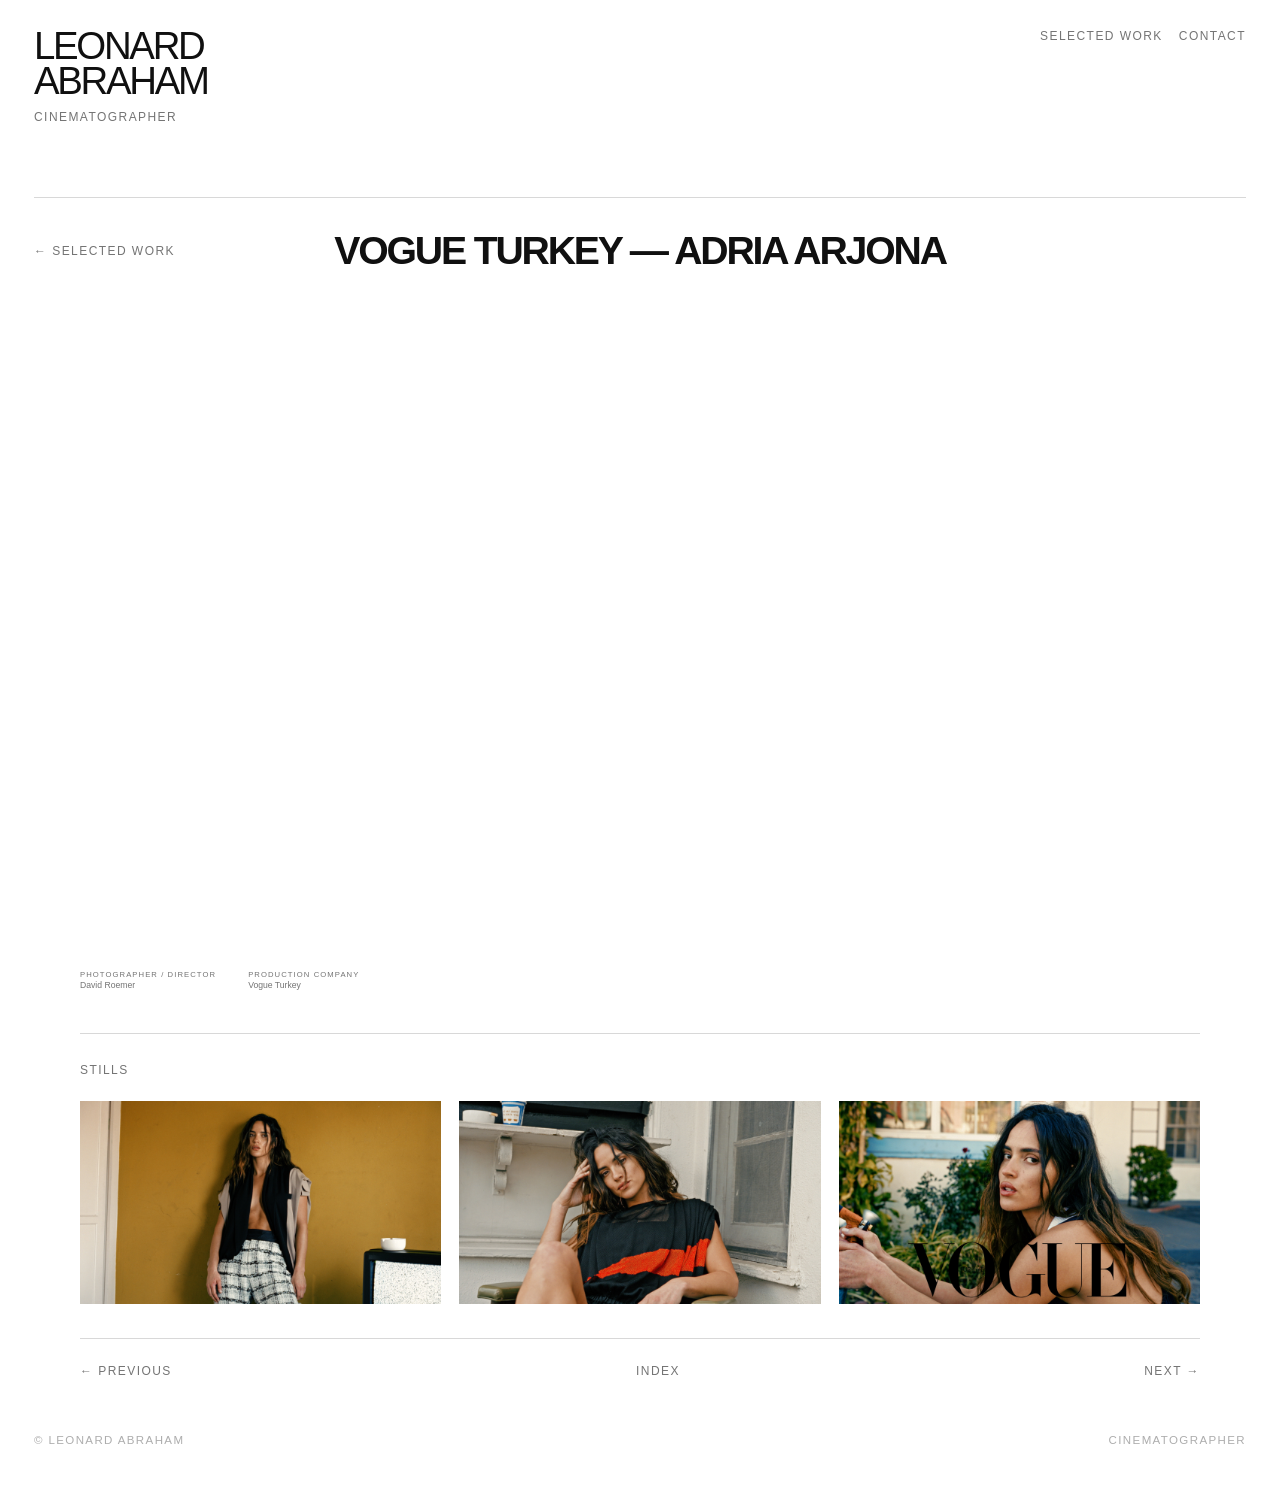
<file: film-05.html>
<!doctype html><html lang="en"><head>
  <!-- Google tag (gtag.js) -->
  <script async src="https://www.googletagmanager.com/gtag/js?id=G-39TYRKPY6B"></script>
  <script>
    window.dataLayer = window.dataLayer || [];
    function gtag(){dataLayer.push(arguments);}
    gtag('js', new Date());
    gtag('config', 'G-39TYRKPY6B');
  </script>
<meta charset="UTF-8"><meta name="viewport" content="width=device-width, initial-scale=1.0"><title>Vogue Turkey — Adria Arjona | Leonard Abraham</title><link rel="stylesheet" href="style.css?v=stills-centered1"><style>.project-credits{display:flex;gap:32px;width:min(100%,1120px);margin:0 auto 42px}.credit-label{margin-bottom:1px;color:var(--muted);font-size:.48rem;letter-spacing:.14em;text-transform:uppercase}.credit-value{color:var(--muted);font-size:.54rem;font-weight:400;line-height:1.15}</style></head><body><div class="site"><header class="header" id="top"><div class="identity"><a class="name" href="index.html">Leonard<br>Abraham</a><div class="title">Cinematographer</div></div><nav class="nav"><a href="index.html#selected-work">Selected Work</a><a href="index.html#contact">Contact</a></nav></header><main class="project-page"><section class="project-head"><div><a class="back-link" href="index.html#selected-work">← Selected Work</a></div><div><h1 class="project-name">Vogue Turkey — Adria Arjona</h1></div></section><section class="project-player"><div class="video"><iframe src="https://player.vimeo.com/video/1209624761?title=0&amp;byline=0&amp;portrait=0" title="Vogue Turkey — Adria Arjona" allow="autoplay; fullscreen; picture-in-picture" allowfullscreen></iframe></div></section><section class="project-credits" aria-label="Project credits"><div class="credit-item"><div class="credit-label">Photographer / Director</div><div class="credit-value">David Roemer</div></div><div class="credit-item"><div class="credit-label">Production Company</div><div class="credit-value">Vogue Turkey</div></div></section><section class="stills-section"><div class="section-heading"><div class="section-label">Stills</div></div><div class="stills-grid"><img src="vogue-turkey-still-01.jpg" alt="Vogue Turkey — Adria Arjona still 01" loading="lazy"><img src="vogue-turkey-still-02.jpg" alt="Vogue Turkey — Adria Arjona still 02" loading="lazy"><img src="vogue-turkey-still-03.jpg" alt="Vogue Turkey — Adria Arjona still 03" loading="lazy"></div></section><nav class="project-nav"><a class="back-link" href="film-06.html">← Previous</a><a class="back-link" href="index.html#selected-work">Index</a><a class="back-link" href="film-01.html">Next →</a></nav></main><footer class="footer"><span>© Leonard Abraham</span><span>Cinematographer</span></footer></div></body></html>
</file>
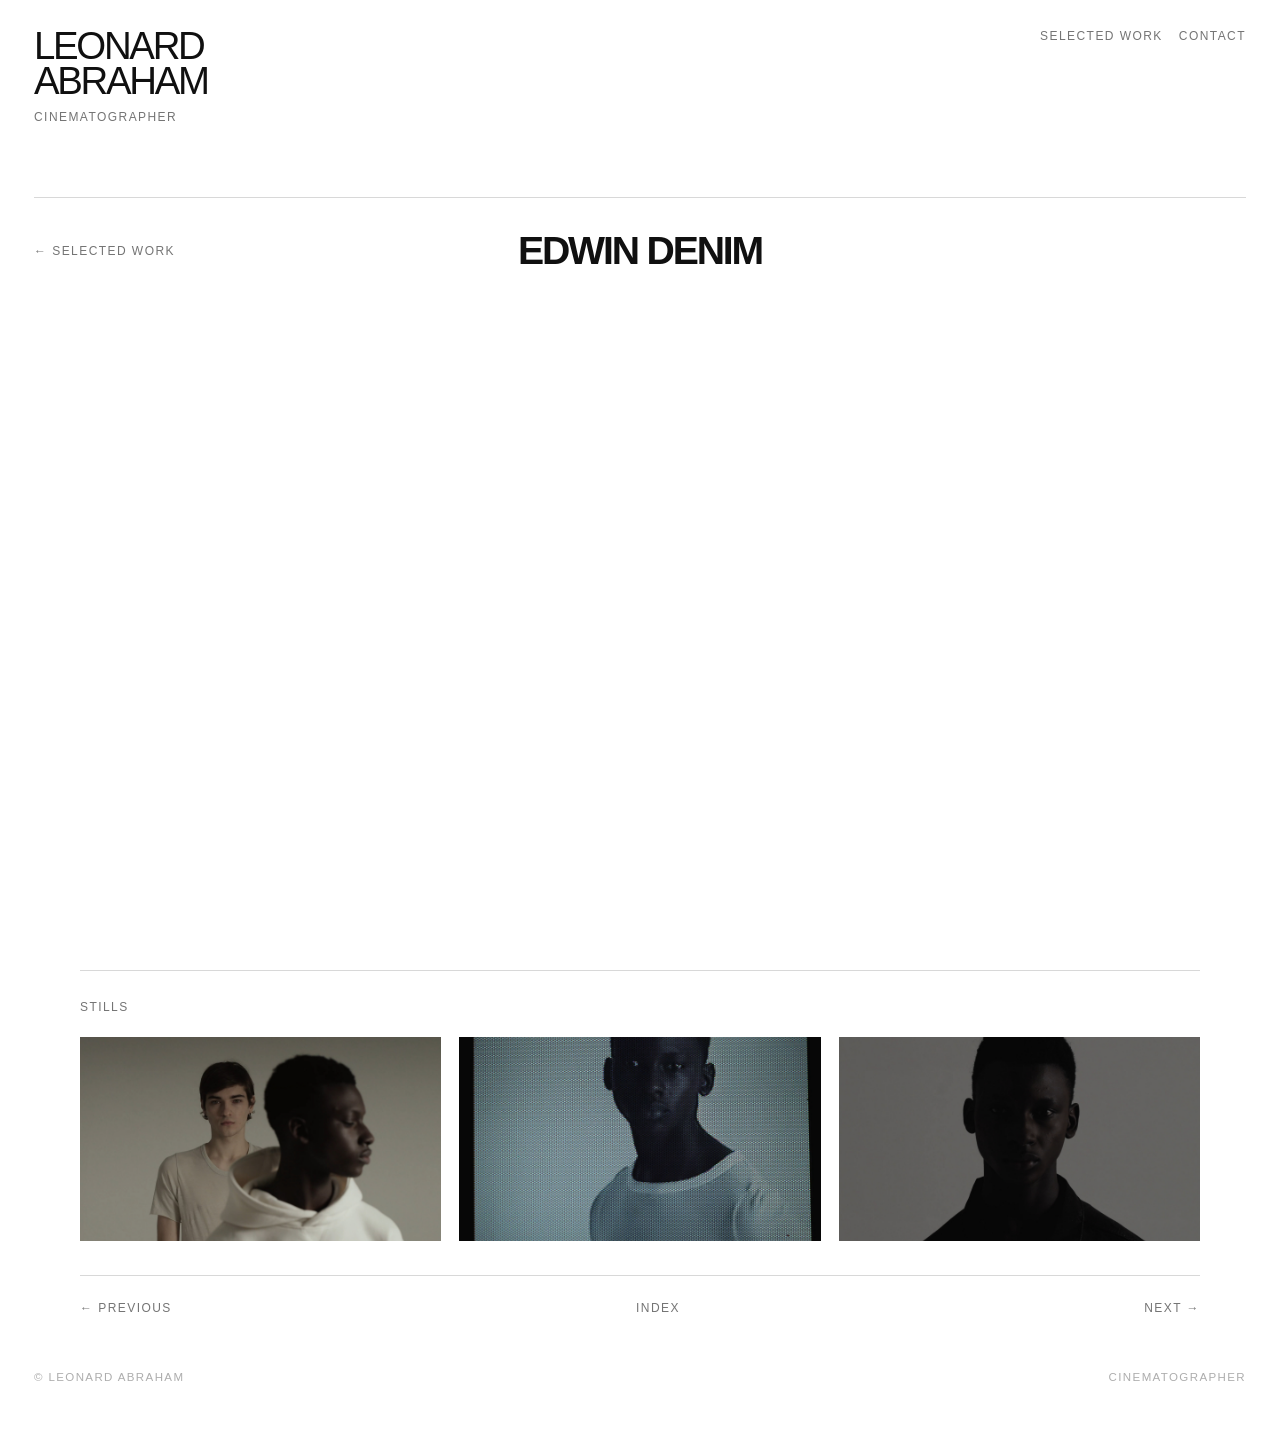
<file: film-06.html>
<!doctype html><html lang="en"><head>
  <!-- Google tag (gtag.js) -->
  <script async src="https://www.googletagmanager.com/gtag/js?id=G-39TYRKPY6B"></script>
  <script>
    window.dataLayer = window.dataLayer || [];
    function gtag(){dataLayer.push(arguments);}
    gtag('js', new Date());
    gtag('config', 'G-39TYRKPY6B');
  </script>
<meta charset="UTF-8"><meta name="viewport" content="width=device-width, initial-scale=1.0"><title>Edwin Denim | Leonard Abraham</title><link rel="stylesheet" href="style.css?v=edwin-stills-crop2"></head><body><div class="site"><header class="header" id="top"><div class="identity"><a class="name" href="index.html">Leonard<br>Abraham</a><div class="title">Cinematographer</div></div><nav class="nav"><a href="index.html#selected-work">Selected Work</a><a href="index.html#contact">Contact</a></nav></header><main class="project-page"><section class="project-head"><div><a class="back-link" href="index.html#selected-work">← Selected Work</a></div><div><h1 class="project-name">Edwin Denim</h1></div></section><section class="project-player"><div class="video"><iframe src="https://player.vimeo.com/video/1211070344?title=0&amp;byline=0&amp;portrait=0" title="Edwin Denim" allow="autoplay; fullscreen; picture-in-picture" allowfullscreen></iframe></div></section><section class="stills-section"><div class="section-heading"><div class="section-label">Stills</div></div><div class="stills-grid"><div class="edwin-still-frame"><img src="edwin-denim-still-01.jpg" alt="Edwin Denim still 01" loading="lazy"></div><div class="edwin-still-frame"><img src="edwin-denim-still-02.jpg" alt="Edwin Denim still 02" loading="lazy"></div><div class="edwin-still-frame"><img src="edwin-denim-still-03.jpg" alt="Edwin Denim still 03" loading="lazy"></div></div></section><nav class="project-nav"><a class="back-link" href="film-04.html">← Previous</a><a class="back-link" href="index.html#selected-work">Index</a><a class="back-link" href="film-05.html">Next →</a></nav></main><footer class="footer"><span>© Leonard Abraham</span><span>Cinematographer</span></footer></div></body></html>
</file>
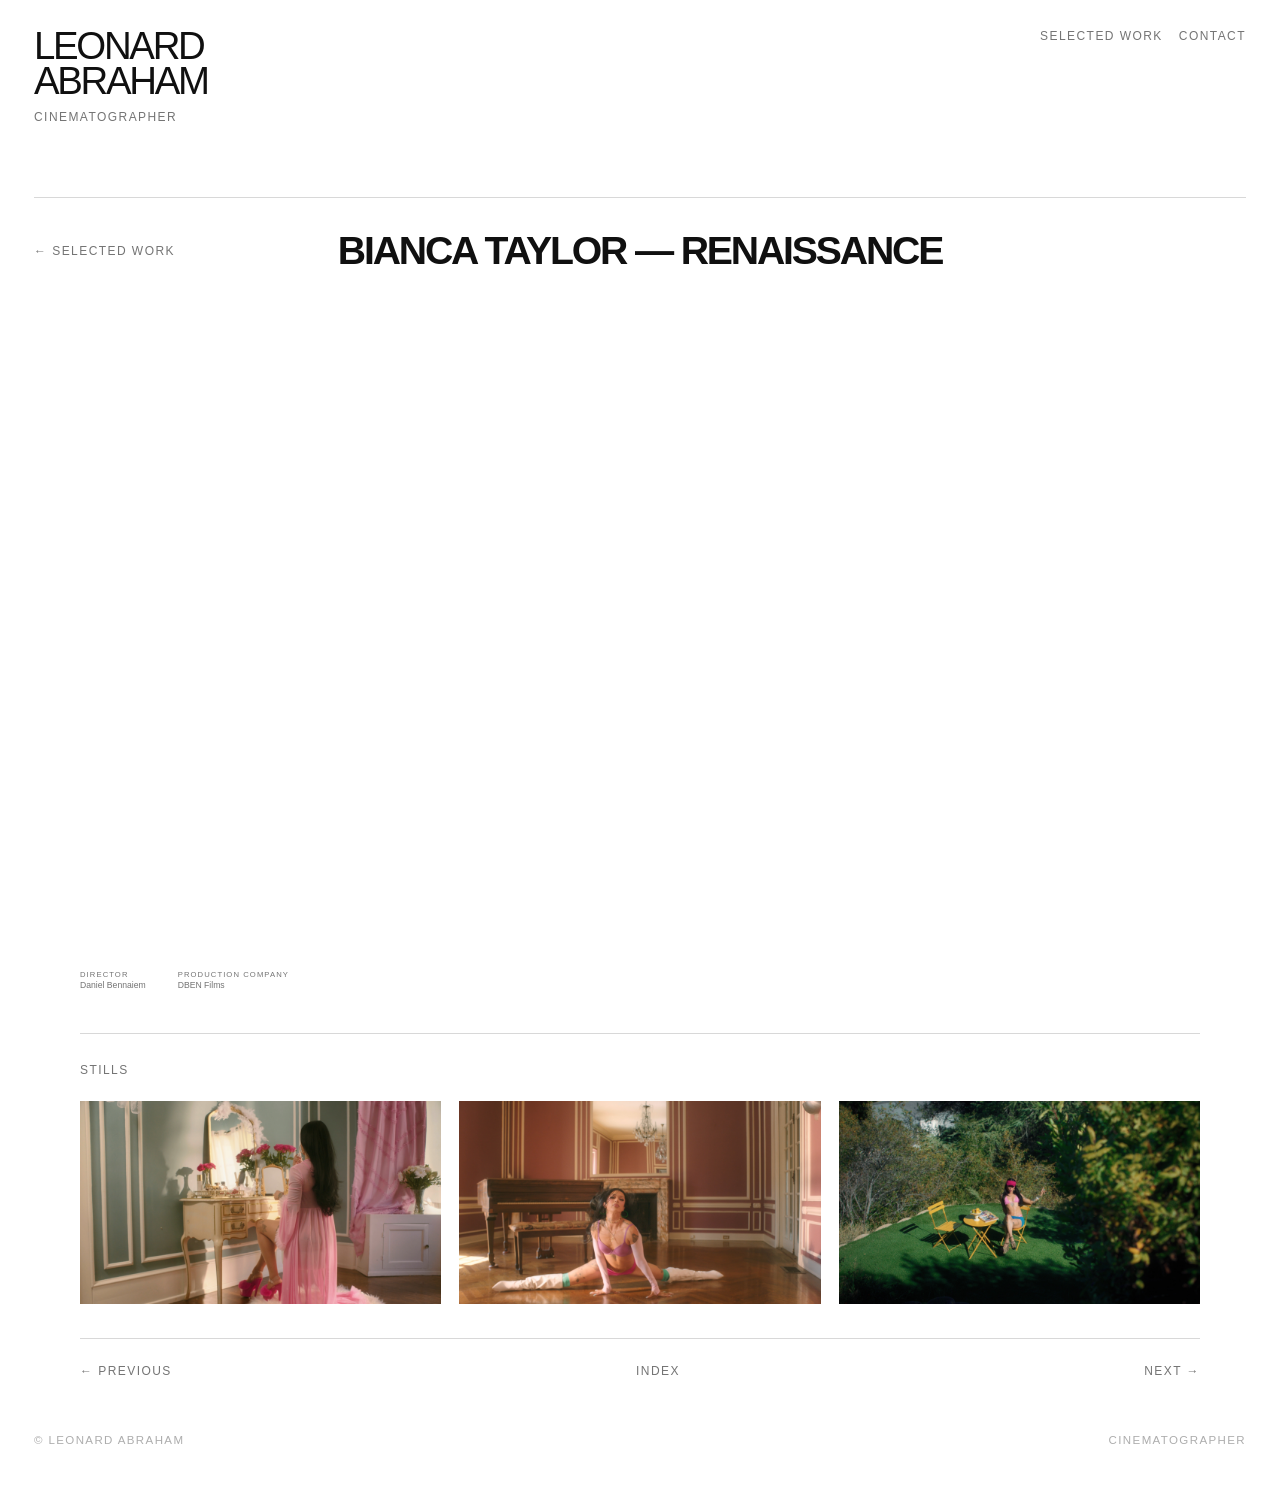
<file: film-07.html>
<!doctype html>
<html lang="en">
<head>
  <!-- Google tag (gtag.js) -->
  <script async src="https://www.googletagmanager.com/gtag/js?id=G-39TYRKPY6B"></script>
  <script>
    window.dataLayer = window.dataLayer || [];
    function gtag(){dataLayer.push(arguments);}
    gtag('js', new Date());
    gtag('config', 'G-39TYRKPY6B');
  </script>

  <meta charset="UTF-8">
  <meta name="viewport" content="width=device-width, initial-scale=1.0">
  <title>Bianca Taylor — Renaissance | Leonard Abraham</title>
  <link rel="stylesheet" href="style.css?v=covers5">
  <style>
    .project-credits {
      display: flex;
      gap: 32px;
      width: min(100%, 1120px);
      margin: 0 auto 42px;
    }

    .credit-label {
      margin-bottom: 1px;
      color: var(--muted);
      font-size: .48rem;
      letter-spacing: .14em;
      text-transform: uppercase;
    }

    .credit-value {
      color: var(--muted);
      font-size: .54rem;
      font-weight: 400;
      line-height: 1.15;
    }
  </style>
</head>
<body>
  <div class="site">
    <header class="header" id="top">
      <div class="identity">
        <a class="name" href="index.html">Leonard<br>Abraham</a>
        <div class="title">Cinematographer</div>
      </div>
      <nav class="nav">
        <a href="index.html#selected-work">Selected Work</a>
        <a href="index.html#contact">Contact</a>
      </nav>
    </header>
    <main class="project-page">
      <section class="project-head">
        <div><a class="back-link" href="index.html#selected-work">← Selected Work</a></div>
        <div><h1 class="project-name">Bianca Taylor — Renaissance</h1></div>
      </section>
      <section class="project-player">
        <div class="video">
          <iframe src="https://player.vimeo.com/video/1211269648?title=0&amp;byline=0&amp;portrait=0" title="Bianca Taylor — Renaissance" allow="autoplay; fullscreen; picture-in-picture" allowfullscreen></iframe>
        </div>
      </section>
      <section class="project-credits" aria-label="Project credits">
        <div class="credit-item">
          <div class="credit-label">Director</div>
          <div class="credit-value">Daniel Bennaiem</div>
        </div>
        <div class="credit-item">
          <div class="credit-label">Production Company</div>
          <div class="credit-value">DBEN Films</div>
        </div>
      </section>
      <section class="stills-section">
        <div class="section-heading"><div class="section-label">Stills</div></div>
        <div class="stills-grid">
          <div><img src="bianca-taylor-renaissance-still-01.jpg" alt="Bianca Taylor — Renaissance still 01" loading="lazy"></div>
          <div><img src="bianca-taylor-renaissance-still-02.jpg" alt="Bianca Taylor — Renaissance still 02" loading="lazy"></div>
          <div><img src="bianca-taylor-renaissance-still-03.jpg" alt="Bianca Taylor — Renaissance still 03" loading="lazy"></div>
        </div>
      </section>
      <nav class="project-nav">
        <a class="back-link" href="film-06.html">← Previous</a>
        <a class="back-link" href="index.html#selected-work">Index</a>
        <a class="back-link" href="film-05.html">Next →</a>
      </nav>
    </main>
    <footer class="footer"><span>© Leonard Abraham</span><span>Cinematographer</span></footer>
  </div>
</body>
</html>
</file>
<file: style.css>
:root{--bg:#fff;--text:#101010;--muted:rgba(16,16,16,.58);--soft:rgba(16,16,16,.34);--line:rgba(16,16,16,.16);--max:1420px}*{box-sizing:border-box}html{scroll-behavior:smooth}body{margin:0;background:var(--bg);color:var(--text);font-family:Arial,Helvetica,sans-serif;font-size:14px;line-height:1.4;-webkit-font-smoothing:antialiased;text-rendering:optimizeLegibility}a{color:inherit;text-decoration:none}a:hover{color:var(--muted)}.site{width:100%;max-width:var(--max);margin:0 auto;padding:28px 34px 44px}.header{display:flex;justify-content:space-between;align-items:flex-start;gap:28px;padding-bottom:72px}.identity{display:grid;gap:10px}.name{font-size:clamp(1.65rem,3vw,3.2rem);line-height:.92;letter-spacing:-.06em;text-transform:uppercase;font-weight:500}.title,.nav,.section-label,.project-title,.footer,.contact-links,.back-link,.project-kicker{letter-spacing:.12em;text-transform:uppercase}.title,.nav,.section-label,.footer,.project-kicker{color:var(--muted)}.title,.nav,.section-label,.back-link,.project-kicker{font-size:.75rem}.project-kicker{display:none}.nav{display:flex;flex-wrap:wrap;justify-content:flex-end;gap:16px}.nav a{white-space:nowrap}.work-section{padding:34px 0 10px;border-top:1px solid var(--line)}.section-heading{margin-bottom:22px}.project-grid{display:grid;grid-template-columns:repeat(2,minmax(0,1fr));gap:28px 24px;align-items:start}.project-card,.project{min-width:0}.project-card{display:block}.project-cover{position:relative;width:100%;aspect-ratio:16/9;overflow:hidden;background:transparent;border:0}.project-cover img{display:block;width:100%;height:100%;object-fit:cover}#film-02 .project-cover img{transform:scale(1.18);transform-origin:center}#film-06 .project-cover img{transform:scale(1.18);transform-origin:center}.project-card:hover .project-cover img{opacity:.88}.video{position:relative;width:100%;aspect-ratio:16/9;overflow:hidden;background:transparent;border:0}.video iframe{position:absolute;inset:0;display:block;width:100%;height:100%;border:0;margin:0;padding:0}.preview iframe{pointer-events:none}.project-meta{padding:11px 0 2px;font-size:.76rem;letter-spacing:.12em;text-transform:uppercase}.project-title{color:var(--text);font-weight:650}.contact{display:grid;grid-template-columns:minmax(160px,.38fr) minmax(0,1.62fr);gap:34px;padding-top:34px;margin-top:34px;border-top:1px solid var(--line)}.contact-links{display:flex;flex-wrap:wrap;gap:18px;font-size:.78rem}.footer{display:flex;justify-content:space-between;gap:20px;padding-top:52px;color:var(--soft);font-size:.72rem}.project-page{border-top:1px solid var(--line);padding-top:34px}.project-head{position:relative;display:block;width:100%;margin-bottom:28px;text-align:center}.project-head>div:first-child{position:absolute;left:0;top:50%;transform:translateY(-50%);margin:0}.project-name{margin:0 auto;font-size:clamp(1.18rem,3.8vw,2.45rem)!important;line-height:.95!important;letter-spacing:-.055em;font-weight:750;text-transform:uppercase;white-space:nowrap!important;max-width:calc(100% - 300px);overflow:visible;text-overflow:clip;text-align:center}.project-player{width:min(100%,1120px);margin:0 auto 42px}.stills-section{width:min(100%,1120px);margin:0 auto;border-top:1px solid var(--line);padding-top:28px}.stills-grid{display:grid;grid-template-columns:repeat(3,minmax(0,1fr));gap:18px;align-items:start}.stills-grid img{display:block;width:100%;height:auto;aspect-ratio:16/9;object-fit:cover}.edwin-still-frame{aspect-ratio:16/9;overflow:hidden}.edwin-still-frame img{width:100%;height:100%;object-fit:cover;transform:scale(1.18);transform-origin:center}.still-placeholder{aspect-ratio:16/9;background:linear-gradient(135deg,rgba(16,16,16,.06),rgba(16,16,16,.02));border:1px solid var(--line);display:flex;align-items:center;justify-content:center;color:var(--soft);font-size:.72rem;letter-spacing:.12em;text-transform:uppercase}.project-nav{display:flex;justify-content:space-between;gap:18px;width:min(100%,1120px);margin:34px auto 0;padding-top:24px;border-top:1px solid var(--line)}.back-link{color:var(--muted)}@media(max-width:900px){.site{padding:22px 18px 34px}.header,.contact{grid-template-columns:1fr}.header{display:grid;padding-bottom:42px}.nav{justify-content:flex-start}.project-grid,.stills-grid{grid-template-columns:1fr}.project-head{padding-top:48px}.project-head>div:first-child{top:0;transform:none}.project-name{font-size:clamp(.92rem,3.85vw,1.45rem)!important;letter-spacing:-.06em!important;white-space:normal!important;font-weight:750!important;max-width:100%}}@media(max-width:620px){.nav{gap:11px}.footer,.project-nav{flex-direction:column;align-items:flex-start}.project-head{padding-top:44px}.project-name{font-size:clamp(.82rem,3.62vw,1.08rem)!important;letter-spacing:-.055em!important;white-space:normal!important}}
</file>
